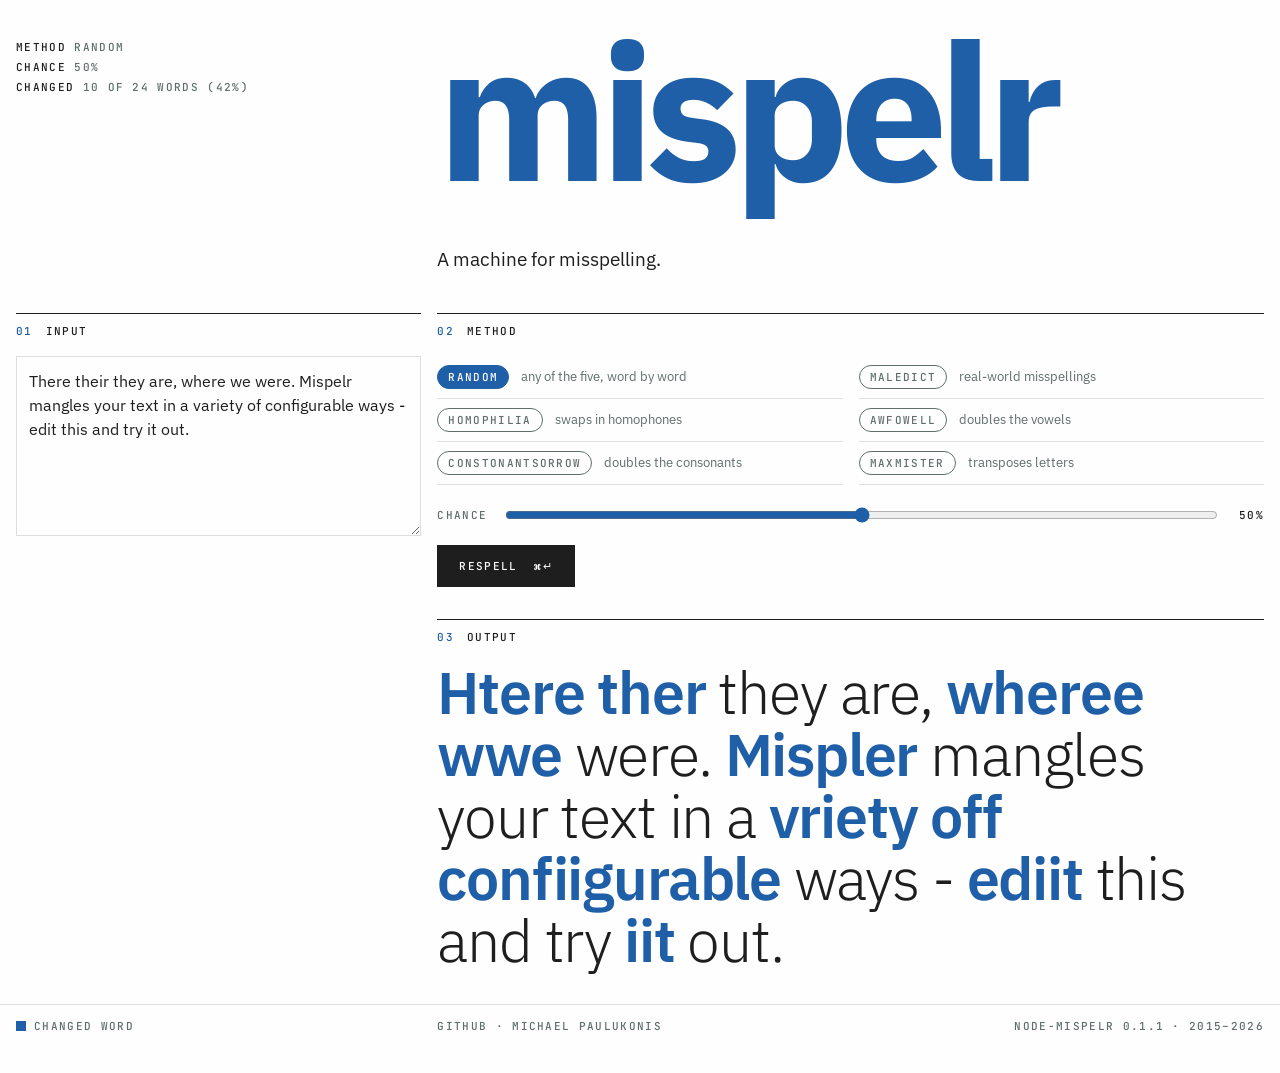
<file: index.html>
<!doctype html>
<html lang="en">
  <head>
    <meta charset="utf-8" />
    <meta name="viewport" content="width=device-width, initial-scale=1" />
    <title>mispelr - a machine for misspelling</title>
    <meta
      name="description"
      content="Mispelr mangles your text: real-world misspellings, homophones, doubled letters, transpositions."
    />
    <link rel="icon" href="favicon.ico" />
    <link rel="apple-touch-icon" href="apple-touch-icon.png" />
    <link rel="preconnect" href="https://fonts.googleapis.com" />
    <link rel="preconnect" href="https://fonts.gstatic.com" crossorigin />
    <link
      rel="stylesheet"
      href="https://fonts.googleapis.com/css2?family=IBM+Plex+Sans:wght@300;400;600;700&family=JetBrains+Mono:wght@500&display=swap"
    />
    <link rel="stylesheet" href="css/style.css" />
  </head>
  <body>
    <section class="hero grid">
      <div class="meta label" aria-live="polite">
        <span><b>Method</b> <span id="ro-method">&mdash;</span></span>
        <span><b>Chance</b> <span id="ro-chance">&mdash;</span></span>
        <span><b>Changed</b> <span id="ro-changed">&mdash;</span></span>
      </div>
      <div class="body">
        <h1 class="display" data-respell="mispelr" title="clik me">mispelr</h1>
        <p class="lede">A machine for misspelling.</p>
      </div>
    </section>

    <main class="grid work">
      <section class="step">
        <h2 class="step-h"><span class="num">01</span>Input</h2>
        <textarea id="input" spellcheck="false" aria-label="Text to misspell">There their they are, where we were. Mispelr mangles your text in a variety of configurable ways - edit this and try it out.</textarea>
      </section>

      <section class="step">
        <h2 class="step-h"><span class="num">02</span>Method</h2>
        <ul class="methods">
          <li><label class="method"><input type="radio" name="spelltype" value="random" checked /><span class="pill">Random</span><small>any of the five, word by word</small></label></li>
          <li><label class="method"><input type="radio" name="spelltype" value="maledict" /><span class="pill">Maledict</span><small>real-world misspellings</small></label></li>
          <li><label class="method"><input type="radio" name="spelltype" value="homophilia" /><span class="pill">Homophilia</span><small>swaps in homophones</small></label></li>
          <li><label class="method"><input type="radio" name="spelltype" value="awfowell" /><span class="pill">Awfowell</span><small>doubles the vowels</small></label></li>
          <li><label class="method"><input type="radio" name="spelltype" value="constonantSorrow" /><span class="pill">ConstonantSorrow</span><small>doubles the consonants</small></label></li>
          <li><label class="method"><input type="radio" name="spelltype" value="maxmister" /><span class="pill">Maxmister</span><small>transposes letters</small></label></li>
        </ul>
        <label class="chance label">Chance
          <input id="chance" type="range" min="0" max="100" step="5" value="50" />
          <output id="chance-out" for="chance">50%</output>
        </label>
        <button id="respell" type="button">Respell &nbsp;&#8984;&#8629;</button>
      </section>

      <section class="step out">
        <h2 class="step-h"><span class="num">03</span>Output</h2>
        <p id="output" class="output" aria-live="polite"></p>
      </section>
    </main>

    <footer class="legend grid">
      <div class="span-4"><span class="key">Changed word</span></div>
      <div class="span-4">
        <a href="https://github.com/MichaelPaulukonis/textgen-monorepo/tree/main/libs/mispelr">GitHub</a>
        &middot;
        <a href="https://michaelpaulukonis.github.io/">Michael Paulukonis</a>
      </div>
      <div class="span-4 right">node-mispelr <span id="version"></span> &middot; 2015&ndash;2026</div>
    </footer>

    <script src="js/mispelr.bundle.js"></script>
    <script src="js/app.js"></script>
  </body>
</html>
</file>
<file: css/style.css>
/* Cyanotype: light only, one accent, rules instead of boxes */
:root {
  --bg: #fefefe;
  --fg: #1e1e1e;
  --muted: #5f6d6c;
  --rule: #dedede;
  --panel: #f3f3f1;
  --accent: #1f5fa8;
  --on-accent: #fefefe;
  --sans: 'IBM Plex Sans', system-ui, sans-serif;
  --mono: 'JetBrains Mono', ui-monospace, monospace;
  --gutter: 16px;
}

* {
  box-sizing: border-box;
}

html,
body {
  margin: 0;
  background: var(--bg);
  color: var(--fg);
  font-family: var(--sans);
  -webkit-font-smoothing: antialiased;
}

a {
  color: inherit;
}

/* 12-column grid */
.grid {
  display: grid;
  grid-template-columns: repeat(12, minmax(0, 1fr));
  column-gap: var(--gutter);
  padding: 0 var(--gutter);
}

.span-4 {
  grid-column: span 4;
}
.span-12 {
  grid-column: 1 / -1;
}
.right {
  text-align: right;
}

.label,
.step-h,
.legend,
.pill,
button {
  font-family: var(--mono);
  font-size: 11px;
  font-weight: 500;
  letter-spacing: 0.12em;
  text-transform: uppercase;
}

/* Hero: live readout on the left, title on the right */
.hero {
  padding-top: 28px;
  padding-bottom: 40px;
  /* a long respelled title bleeds off the right edge, never wraps, and
     never causes a sideways page scroll */
  overflow-x: clip;
}

.hero .meta {
  grid-column: 1 / span 4;
  display: flex;
  flex-direction: column;
  gap: 6px;
  color: var(--muted);
  padding-top: 12px;
}

.hero .meta b {
  color: var(--fg);
  font-weight: 500;
}

.hero .body {
  grid-column: 5 / span 8;
}

.display {
  margin: 0;
  font-weight: 700;
  font-size: clamp(72px, 15vw, 240px);
  line-height: 0.85;
  /* tight leading clips descenders into the next row */
  padding-bottom: 0.16em;
  letter-spacing: -0.05em;
  color: var(--accent);
  white-space: nowrap;
  cursor: pointer;
  user-select: none;
}

.lede {
  max-width: 34em;
  margin: 24px 0 0;
  font-size: 19px;
  line-height: 1.45;
}

/* Steps */
.step {
  border-top: 1px solid var(--fg);
  padding-top: 10px;
  padding-bottom: 32px;
}

.work .step:nth-child(1) {
  grid-column: 1 / span 4;
}
.work .step:nth-child(2),
.work .out {
  grid-column: 5 / span 8;
}

.step-h {
  display: flex;
  gap: 1.2em;
  margin: 0 0 18px;
}

.step-h .num {
  color: var(--accent);
}

textarea {
  width: 100%;
  min-height: 180px;
  resize: vertical;
  background: transparent;
  color: var(--fg);
  border: 1px solid var(--rule);
  border-radius: 0;
  padding: 12px;
  font: 16px/1.5 var(--sans);
}

textarea:focus,
button:focus-visible,
.chance input:focus-visible,
.method:has(input:focus-visible) .pill {
  outline: 1px solid var(--accent);
  outline-offset: 2px;
}

/* Spelltype picker: outlined pills, the one rounded thing */
.methods {
  list-style: none;
  margin: 0;
  padding: 0;
  display: grid;
  grid-template-columns: repeat(2, minmax(0, 1fr));
  column-gap: var(--gutter);
}

.methods li {
  border-bottom: 1px solid var(--rule);
}

/* The whole row is the label, so the description selects too */
.method {
  display: flex;
  align-items: baseline;
  gap: 12px;
  padding: 9px 0;
  cursor: pointer;
}

.pill {
  flex: none;
  display: inline-block;
  border: 1px solid var(--muted);
  border-radius: 999px;
  padding: 4px 10px;
  color: var(--muted);
}

.method input {
  position: absolute;
  opacity: 0;
  pointer-events: none;
}

.method:hover .pill {
  border-color: var(--fg);
  color: var(--fg);
}

.method:has(input:checked) .pill {
  background: var(--accent);
  border-color: var(--accent);
  color: var(--on-accent);
}

.methods small {
  font-size: 13px;
  color: var(--muted);
}

/* Chance slider */
.chance {
  display: flex;
  align-items: center;
  gap: 16px;
  margin-top: 20px;
  color: var(--muted);
}

.chance input {
  flex: 1;
  min-width: 0;
  accent-color: var(--accent);
}

.chance output {
  min-width: 4ch;
  text-align: right;
  color: var(--fg);
}

button {
  margin-top: 20px;
  background: var(--fg);
  color: var(--bg);
  border: 0;
  border-radius: 0;
  padding: 14px 22px;
  cursor: pointer;
}

button:hover {
  background: var(--accent);
  color: var(--on-accent);
}

.output {
  margin: 0;
  font-weight: 300;
  font-size: clamp(28px, 4.6vw, 64px);
  line-height: 1.05;
  letter-spacing: -0.02em;
  white-space: pre-wrap;
  overflow-wrap: anywhere;
}

.output mark {
  background: none;
  color: var(--accent);
  font-weight: 600;
}

.legend {
  border-top: 1px solid var(--rule);
  padding-top: 14px;
  padding-bottom: 40px;
  color: var(--muted);
}

.legend a {
  text-decoration: none;
}

.legend a:hover {
  color: var(--accent);
}

.legend .key::before {
  content: '';
  display: inline-block;
  width: 10px;
  height: 10px;
  margin-right: 8px;
  background: var(--accent);
  vertical-align: -1px;
}

@media (max-width: 760px) {
  .span-4,
  .hero .meta,
  .hero .body,
  .work .step:nth-child(n) {
    grid-column: 1 / -1;
  }
  .legend > div + div {
    margin-top: 8px;
  }
  .right {
    text-align: left;
  }
  .methods {
    grid-template-columns: 1fr;
  }
}
</file>
